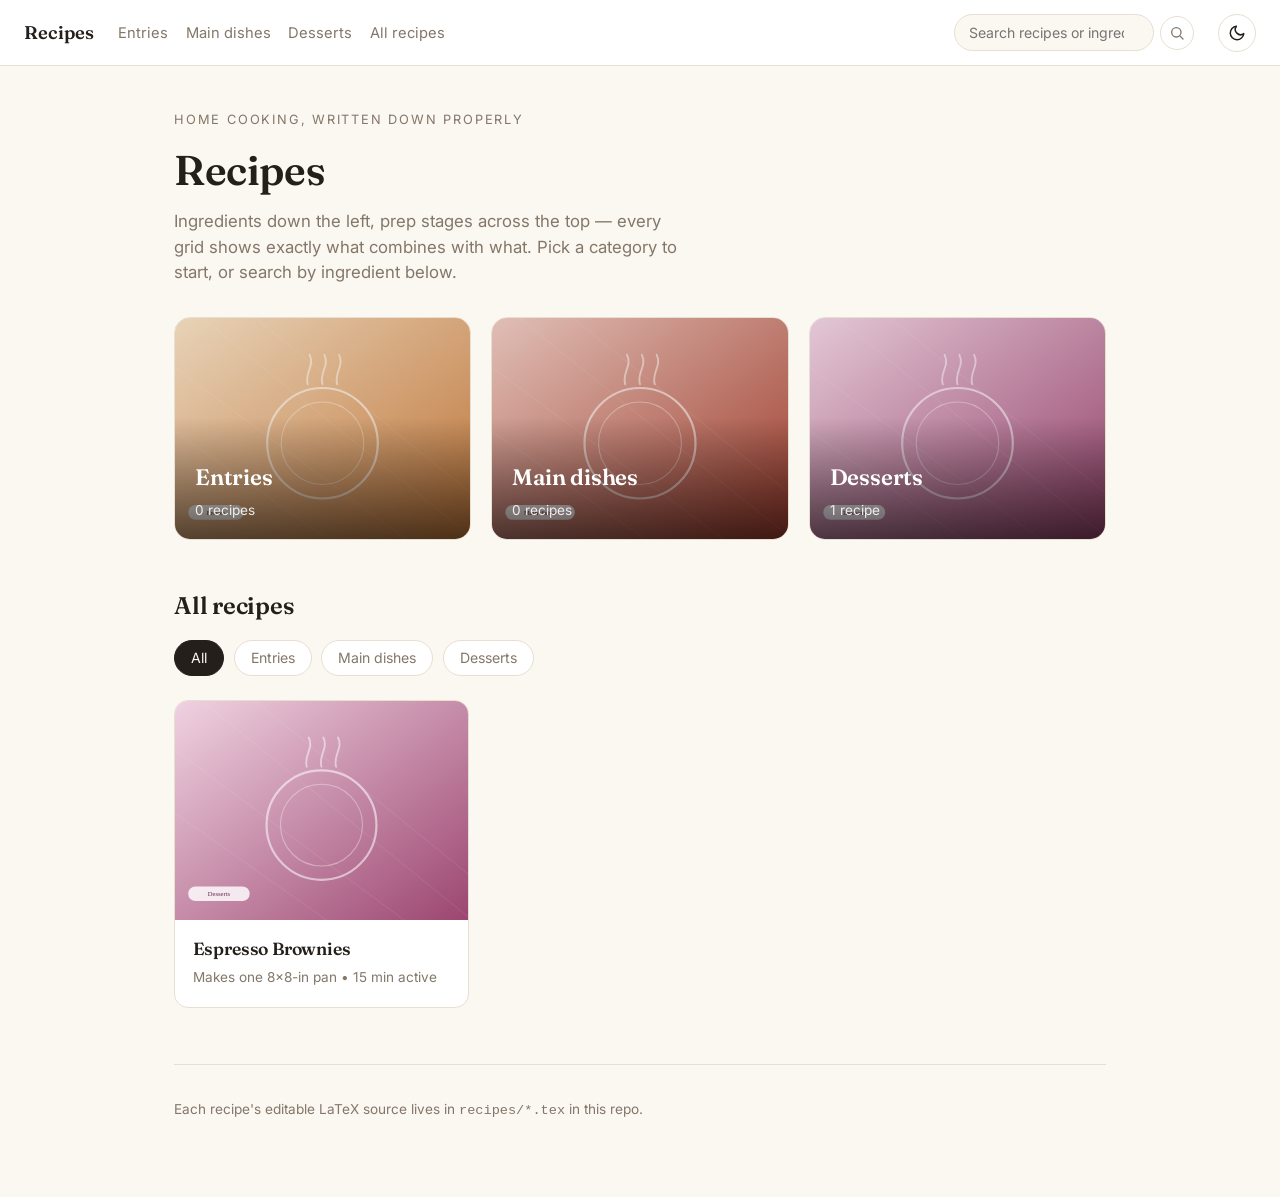
<file: docs/index.html>
<!DOCTYPE html>
<html lang="en">
<head>
<meta charset="UTF-8">
<meta name="viewport" content="width=device-width, initial-scale=1">
<title>Recipes</title>
<script src="assets/theme.js"></script>
<link rel="preconnect" href="https://fonts.googleapis.com">
<link rel="preconnect" href="https://fonts.gstatic.com" crossorigin>
<link href="https://fonts.googleapis.com/css2?family=Fraunces:wght@500;600&family=Inter:wght@400;500&display=swap" rel="stylesheet">
<link rel="stylesheet" href="assets/style.css">
</head>
<body>
<nav class="site-nav">
  <a class="brand" href="index.html">Recipes</a>
  <div class="nav-links">
    <a href="categories/entries.html">Entries</a>
    <a href="categories/main-dishes.html">Main dishes</a>
    <a href="categories/desserts.html">Desserts</a>
    <a href="index.html#all-recipes">All recipes</a>
  </div>
  <form class="nav-search" action="index.html" method="get">
    <input type="search" name="q" placeholder="Search recipes or ingredients…" aria-label="Search recipes or ingredients">
    <button type="submit" aria-label="Search">
      <svg viewBox="0 0 24 24" fill="none" stroke="currentColor" stroke-width="2" stroke-linecap="round" stroke-linejoin="round"><circle cx="11" cy="11" r="7"/><path d="M21 21l-4.3-4.3"/></svg>
    </button>
  </form>
  <button id="theme-toggle" class="theme-toggle" type="button" aria-label="Toggle dark mode">
    <svg class="icon-sun" viewBox="0 0 24 24" fill="none" stroke="currentColor" stroke-width="2" stroke-linecap="round"><circle cx="12" cy="12" r="4"/><path d="M12 2v2M12 20v2M4.9 4.9l1.4 1.4M17.7 17.7l1.4 1.4M2 12h2M20 12h2M4.9 19.1l1.4-1.4M17.7 6.3l1.4-1.4"/></svg>
    <svg class="icon-moon" viewBox="0 0 24 24" fill="none" stroke="currentColor" stroke-width="2" stroke-linecap="round" stroke-linejoin="round"><path d="M21 12.8A9 9 0 1 1 11.2 3a7 7 0 0 0 9.8 9.8z"/></svg>
  </button>
</nav>
<main>
  <header class="site-header">
    <p class="eyebrow">Home cooking, written down properly</p>
    <h1>Recipes</h1>
    <p class="lede">Ingredients down the left, prep stages across the top — every grid shows exactly what combines with what. Pick a category to start, or search by ingredient below.</p>
  </header>

  <ul class="category-grid">
    <li>
      <a class="category-tile" href="categories/entries.html">
        <img src="assets/images/placeholder-entries.svg" alt="">
        <span class="tile-label">
          <h2>Entries</h2>
          <span class="count">0 recipes</span>
        </span>
      </a>
    </li>
    <li>
      <a class="category-tile" href="categories/main-dishes.html">
        <img src="assets/images/placeholder-mains.svg" alt="">
        <span class="tile-label">
          <h2>Main dishes</h2>
          <span class="count">0 recipes</span>
        </span>
      </a>
    </li>
    <li>
      <a class="category-tile" href="categories/desserts.html">
        <img src="assets/images/placeholder-desserts.svg" alt="">
        <span class="tile-label">
          <h2>Desserts</h2>
          <span class="count">1 recipe</span>
        </span>
      </a>
    </li>
  </ul>

  <section id="all-recipes" class="all-recipes">
    <h2>All recipes</h2>
    <div class="filter-bar">
      <div class="chip-group" role="group" aria-label="Filter by category">
        <button class="chip" data-cat="all" type="button">All</button>
        <button class="chip" data-cat="entries" type="button">Entries</button>
        <button class="chip" data-cat="main-dishes" type="button">Main dishes</button>
        <button class="chip" data-cat="desserts" type="button">Desserts</button>
      </div>
    </div>
    <ul class="recipe-cards" id="search-results"></ul>
    <div class="empty-state" id="no-results" hidden>
      <p>No recipes match your search.</p>
    </div>
  </section>

  <footer class="site-footer">
    <p>Each recipe's editable LaTeX source lives in <code>recipes/*.tex</code> in this repo.</p>
  </footer>
</main>
<script src="assets/search.js"></script>
</body>
</html>
</file>
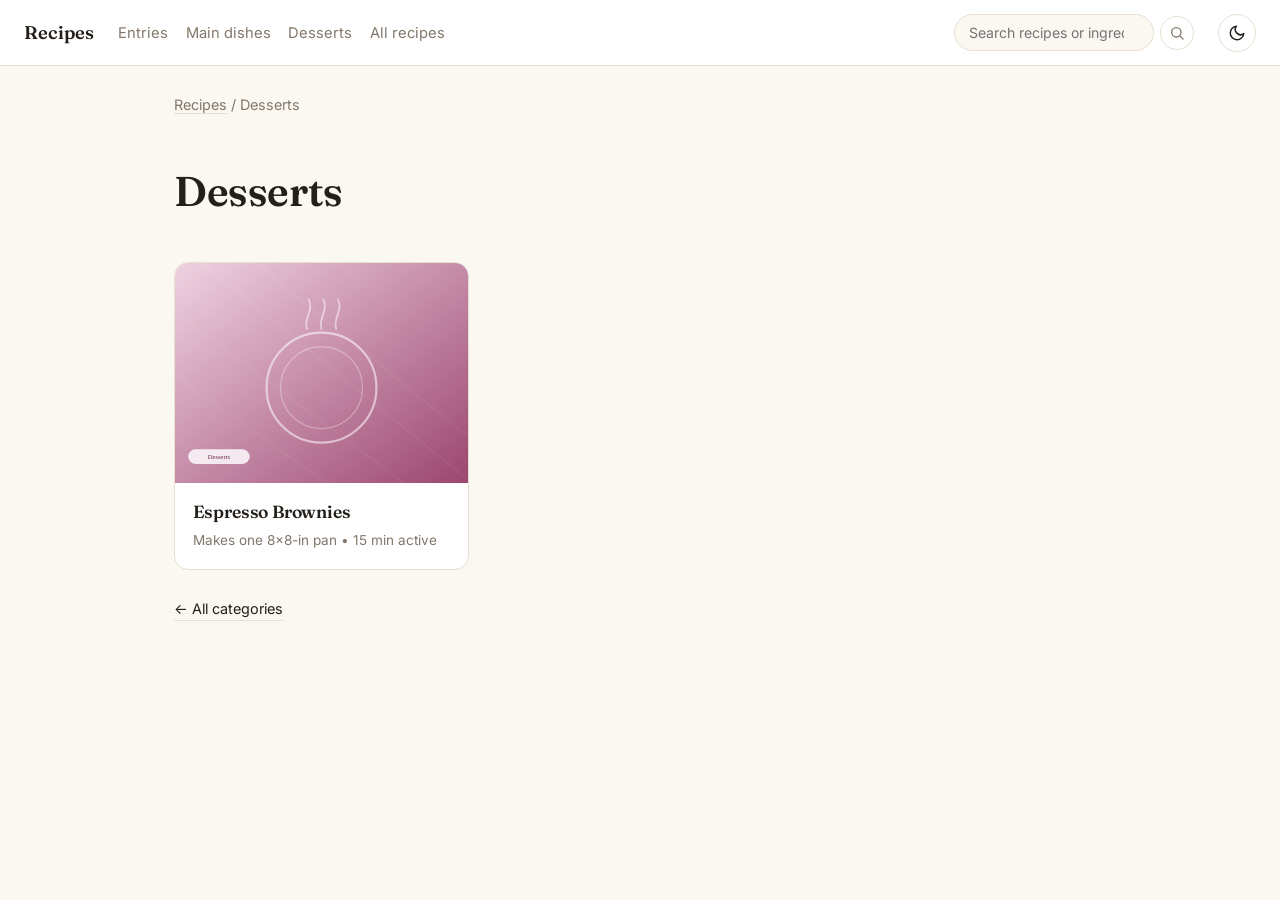
<file: docs/categories/desserts.html>
<!DOCTYPE html>
<html lang="en">
<head>
<meta charset="UTF-8">
<meta name="viewport" content="width=device-width, initial-scale=1">
<title>Desserts — Recipes</title>
<script src="../assets/theme.js"></script>
<link rel="preconnect" href="https://fonts.googleapis.com">
<link rel="preconnect" href="https://fonts.gstatic.com" crossorigin>
<link href="https://fonts.googleapis.com/css2?family=Fraunces:wght@500;600&family=Inter:wght@400;500&display=swap" rel="stylesheet">
<link rel="stylesheet" href="../assets/style.css">
</head>
<body class="cat-desserts">
<nav class="site-nav">
  <a class="brand" href="../index.html">Recipes</a>
  <div class="nav-links">
    <a href="../categories/entries.html">Entries</a>
    <a href="../categories/main-dishes.html">Main dishes</a>
    <a href="../categories/desserts.html">Desserts</a>
    <a href="../index.html#all-recipes">All recipes</a>
  </div>
  <form class="nav-search" action="../index.html" method="get">
    <input type="search" name="q" placeholder="Search recipes or ingredients…" aria-label="Search recipes or ingredients">
    <button type="submit" aria-label="Search">
      <svg viewBox="0 0 24 24" fill="none" stroke="currentColor" stroke-width="2" stroke-linecap="round" stroke-linejoin="round"><circle cx="11" cy="11" r="7"/><path d="M21 21l-4.3-4.3"/></svg>
    </button>
  </form>
  <button id="theme-toggle" class="theme-toggle" type="button" aria-label="Toggle dark mode">
    <svg class="icon-sun" viewBox="0 0 24 24" fill="none" stroke="currentColor" stroke-width="2" stroke-linecap="round"><circle cx="12" cy="12" r="4"/><path d="M12 2v2M12 20v2M4.9 4.9l1.4 1.4M17.7 17.7l1.4 1.4M2 12h2M20 12h2M4.9 19.1l1.4-1.4M17.7 6.3l1.4-1.4"/></svg>
    <svg class="icon-moon" viewBox="0 0 24 24" fill="none" stroke="currentColor" stroke-width="2" stroke-linecap="round" stroke-linejoin="round"><path d="M21 12.8A9 9 0 1 1 11.2 3a7 7 0 0 0 9.8 9.8z"/></svg>
  </button>
</nav>
<main>
  <nav class="crumbs"><a href="../index.html">Recipes</a> / Desserts</nav>

  <header class="site-header">
    <h1>Desserts</h1>
  </header>

  <ul class="recipe-cards">
    <li>
      <a class="card-link" href="../recipes/brownies.html">
        <div class="thumb">
          <img src="../assets/images/placeholder-desserts.svg" alt="Espresso Brownies">
        </div>
        <div class="card-body">
          <h3>Espresso Brownies</h3>
          <p class="meta">Makes one 8x8-in pan &bull; 15 min active</p>
        </div>
      </a>
    </li>
  </ul>

  <a class="back-link" href="../index.html">&larr; All categories</a>
</main>
</body>
</html>
</file>
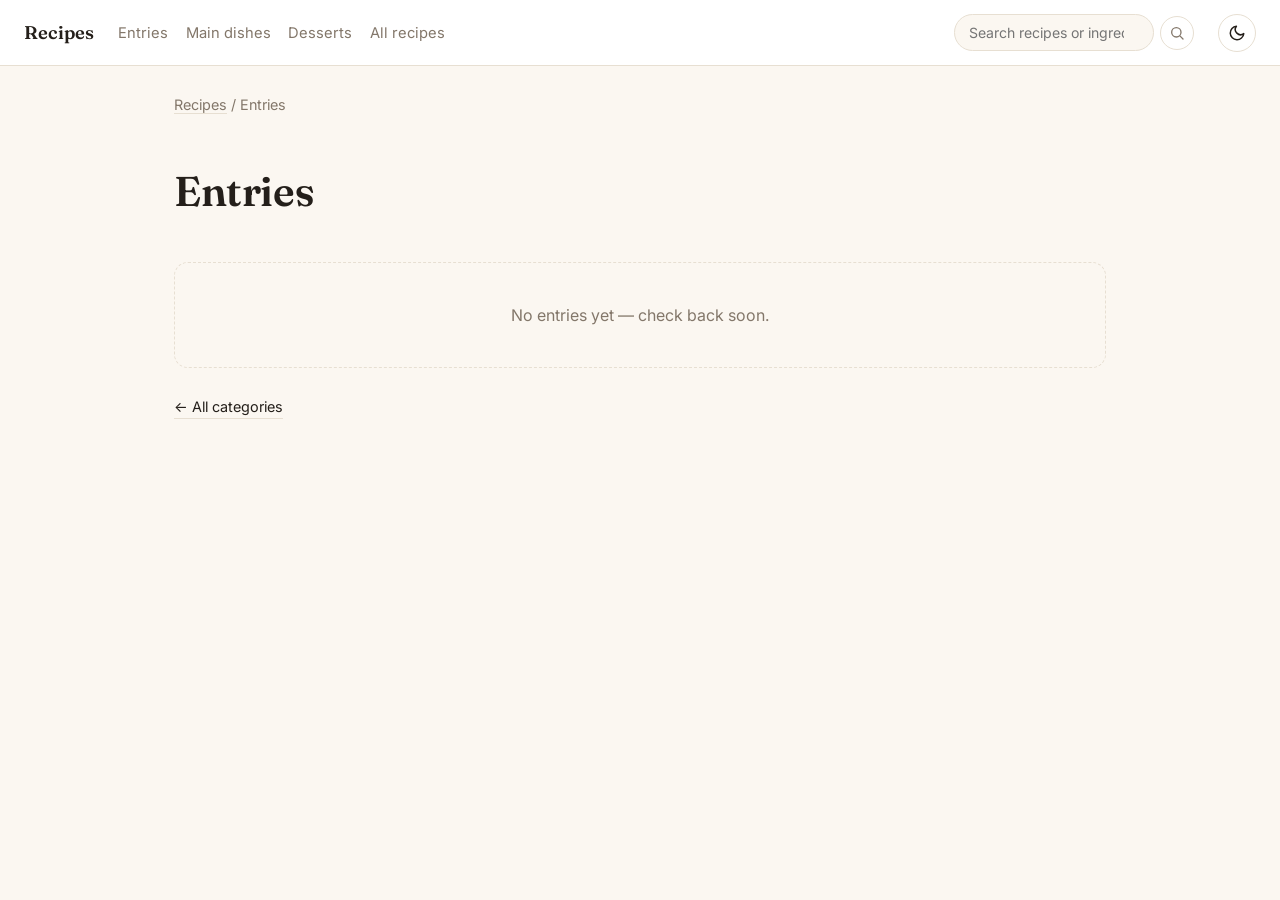
<file: docs/categories/entries.html>
<!DOCTYPE html>
<html lang="en">
<head>
<meta charset="UTF-8">
<meta name="viewport" content="width=device-width, initial-scale=1">
<title>Entries — Recipes</title>
<script src="../assets/theme.js"></script>
<link rel="preconnect" href="https://fonts.googleapis.com">
<link rel="preconnect" href="https://fonts.gstatic.com" crossorigin>
<link href="https://fonts.googleapis.com/css2?family=Fraunces:wght@500;600&family=Inter:wght@400;500&display=swap" rel="stylesheet">
<link rel="stylesheet" href="../assets/style.css">
</head>
<body class="cat-entries">
<nav class="site-nav">
  <a class="brand" href="../index.html">Recipes</a>
  <div class="nav-links">
    <a href="../categories/entries.html">Entries</a>
    <a href="../categories/main-dishes.html">Main dishes</a>
    <a href="../categories/desserts.html">Desserts</a>
    <a href="../index.html#all-recipes">All recipes</a>
  </div>
  <form class="nav-search" action="../index.html" method="get">
    <input type="search" name="q" placeholder="Search recipes or ingredients…" aria-label="Search recipes or ingredients">
    <button type="submit" aria-label="Search">
      <svg viewBox="0 0 24 24" fill="none" stroke="currentColor" stroke-width="2" stroke-linecap="round" stroke-linejoin="round"><circle cx="11" cy="11" r="7"/><path d="M21 21l-4.3-4.3"/></svg>
    </button>
  </form>
  <button id="theme-toggle" class="theme-toggle" type="button" aria-label="Toggle dark mode">
    <svg class="icon-sun" viewBox="0 0 24 24" fill="none" stroke="currentColor" stroke-width="2" stroke-linecap="round"><circle cx="12" cy="12" r="4"/><path d="M12 2v2M12 20v2M4.9 4.9l1.4 1.4M17.7 17.7l1.4 1.4M2 12h2M20 12h2M4.9 19.1l1.4-1.4M17.7 6.3l1.4-1.4"/></svg>
    <svg class="icon-moon" viewBox="0 0 24 24" fill="none" stroke="currentColor" stroke-width="2" stroke-linecap="round" stroke-linejoin="round"><path d="M21 12.8A9 9 0 1 1 11.2 3a7 7 0 0 0 9.8 9.8z"/></svg>
  </button>
</nav>
<main>
  <nav class="crumbs"><a href="../index.html">Recipes</a> / Entries</nav>

  <header class="site-header">
    <h1>Entries</h1>
  </header>

  <!-- Add a <li> here, copied from docs/categories/desserts.html, once you
       have an entries recipe. -->
  <div class="empty-state">
    <p>No entries yet — check back soon.</p>
  </div>

  <a class="back-link" href="../index.html">&larr; All categories</a>
</main>
</body>
</html>
</file>
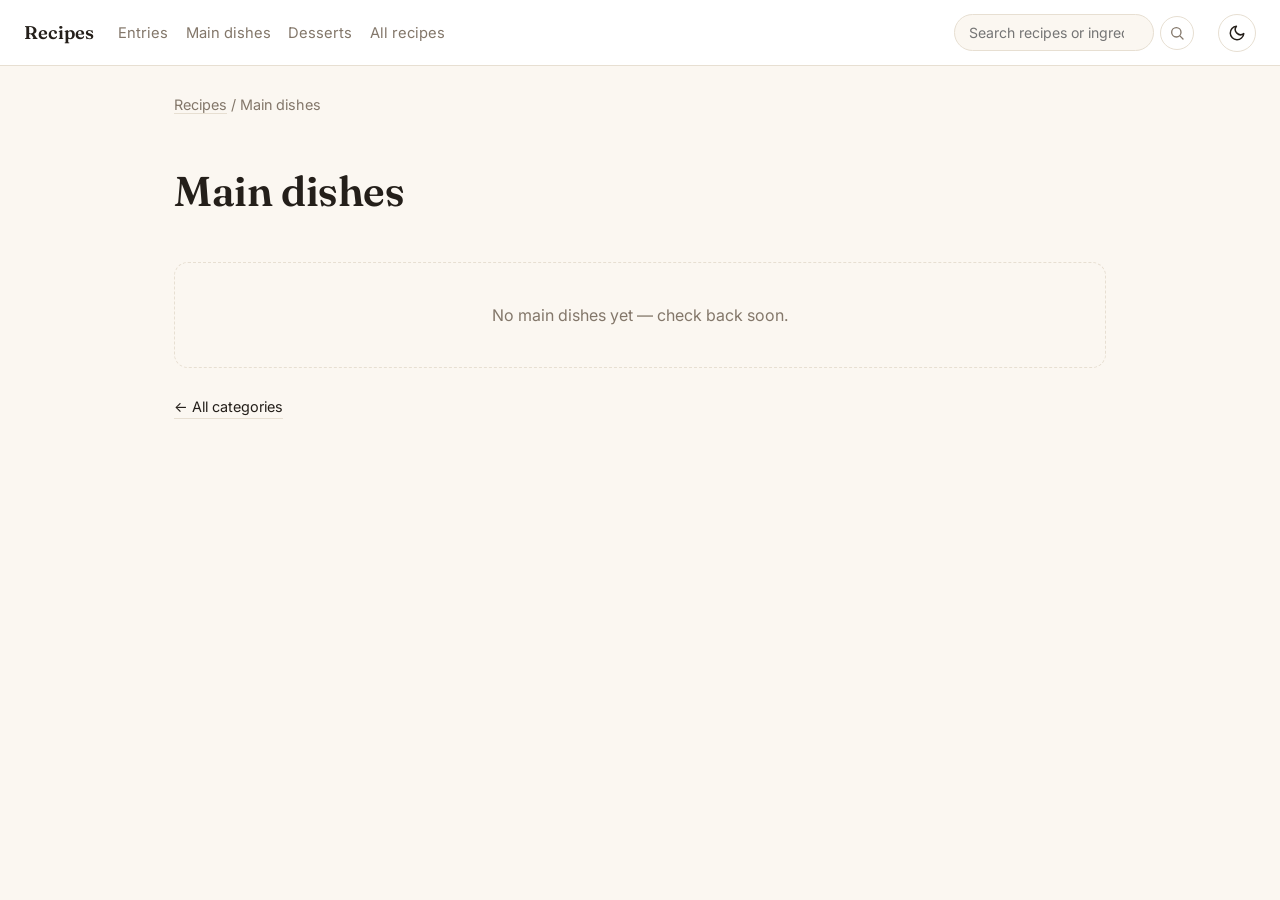
<file: docs/categories/main-dishes.html>
<!DOCTYPE html>
<html lang="en">
<head>
<meta charset="UTF-8">
<meta name="viewport" content="width=device-width, initial-scale=1">
<title>Main dishes — Recipes</title>
<script src="../assets/theme.js"></script>
<link rel="preconnect" href="https://fonts.googleapis.com">
<link rel="preconnect" href="https://fonts.gstatic.com" crossorigin>
<link href="https://fonts.googleapis.com/css2?family=Fraunces:wght@500;600&family=Inter:wght@400;500&display=swap" rel="stylesheet">
<link rel="stylesheet" href="../assets/style.css">
</head>
<body class="cat-mains">
<nav class="site-nav">
  <a class="brand" href="../index.html">Recipes</a>
  <div class="nav-links">
    <a href="../categories/entries.html">Entries</a>
    <a href="../categories/main-dishes.html">Main dishes</a>
    <a href="../categories/desserts.html">Desserts</a>
    <a href="../index.html#all-recipes">All recipes</a>
  </div>
  <form class="nav-search" action="../index.html" method="get">
    <input type="search" name="q" placeholder="Search recipes or ingredients…" aria-label="Search recipes or ingredients">
    <button type="submit" aria-label="Search">
      <svg viewBox="0 0 24 24" fill="none" stroke="currentColor" stroke-width="2" stroke-linecap="round" stroke-linejoin="round"><circle cx="11" cy="11" r="7"/><path d="M21 21l-4.3-4.3"/></svg>
    </button>
  </form>
  <button id="theme-toggle" class="theme-toggle" type="button" aria-label="Toggle dark mode">
    <svg class="icon-sun" viewBox="0 0 24 24" fill="none" stroke="currentColor" stroke-width="2" stroke-linecap="round"><circle cx="12" cy="12" r="4"/><path d="M12 2v2M12 20v2M4.9 4.9l1.4 1.4M17.7 17.7l1.4 1.4M2 12h2M20 12h2M4.9 19.1l1.4-1.4M17.7 6.3l1.4-1.4"/></svg>
    <svg class="icon-moon" viewBox="0 0 24 24" fill="none" stroke="currentColor" stroke-width="2" stroke-linecap="round" stroke-linejoin="round"><path d="M21 12.8A9 9 0 1 1 11.2 3a7 7 0 0 0 9.8 9.8z"/></svg>
  </button>
</nav>
<main>
  <nav class="crumbs"><a href="../index.html">Recipes</a> / Main dishes</nav>

  <header class="site-header">
    <h1>Main dishes</h1>
  </header>

  <!-- Add a <li> here, copied from docs/categories/desserts.html, once you
       have a main-dish recipe. -->
  <div class="empty-state">
    <p>No main dishes yet — check back soon.</p>
  </div>

  <a class="back-link" href="../index.html">&larr; All categories</a>
</main>
</body>
</html>
</file>
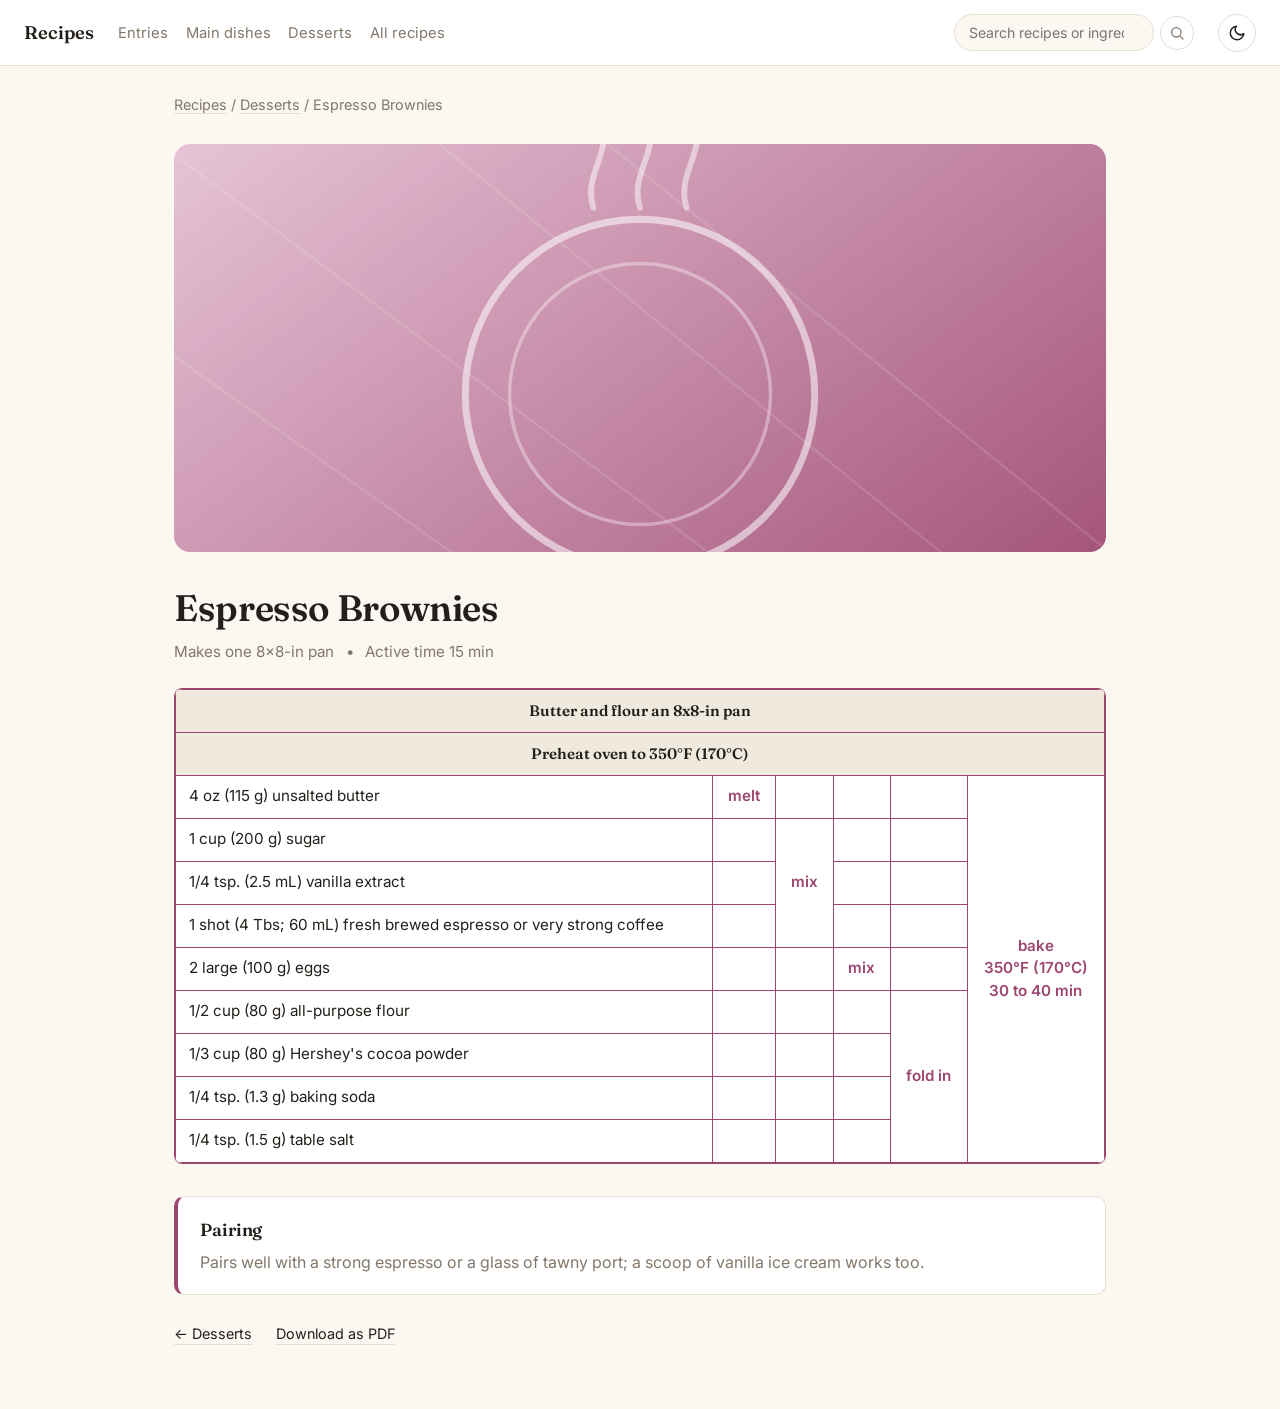
<file: docs/recipes/brownies.html>
<!DOCTYPE html>
<html lang="en">
<head>
<meta charset="UTF-8">
<meta name="viewport" content="width=device-width, initial-scale=1">
<title>Espresso Brownies</title>
<script src="../assets/theme.js"></script>
<link rel="preconnect" href="https://fonts.googleapis.com">
<link rel="preconnect" href="https://fonts.gstatic.com" crossorigin>
<link href="https://fonts.googleapis.com/css2?family=Fraunces:wght@500;600&family=Inter:wght@400;500&display=swap" rel="stylesheet">
<link rel="stylesheet" href="../assets/style.css">
</head>
<body class="cat-desserts">
<nav class="site-nav">
  <a class="brand" href="../index.html">Recipes</a>
  <div class="nav-links">
    <a href="../categories/entries.html">Entries</a>
    <a href="../categories/main-dishes.html">Main dishes</a>
    <a href="../categories/desserts.html">Desserts</a>
    <a href="../index.html#all-recipes">All recipes</a>
  </div>
  <form class="nav-search" action="../index.html" method="get">
    <input type="search" name="q" placeholder="Search recipes or ingredients…" aria-label="Search recipes or ingredients">
    <button type="submit" aria-label="Search">
      <svg viewBox="0 0 24 24" fill="none" stroke="currentColor" stroke-width="2" stroke-linecap="round" stroke-linejoin="round"><circle cx="11" cy="11" r="7"/><path d="M21 21l-4.3-4.3"/></svg>
    </button>
  </form>
  <button id="theme-toggle" class="theme-toggle" type="button" aria-label="Toggle dark mode">
    <svg class="icon-sun" viewBox="0 0 24 24" fill="none" stroke="currentColor" stroke-width="2" stroke-linecap="round"><circle cx="12" cy="12" r="4"/><path d="M12 2v2M12 20v2M4.9 4.9l1.4 1.4M17.7 17.7l1.4 1.4M2 12h2M20 12h2M4.9 19.1l1.4-1.4M17.7 6.3l1.4-1.4"/></svg>
    <svg class="icon-moon" viewBox="0 0 24 24" fill="none" stroke="currentColor" stroke-width="2" stroke-linecap="round" stroke-linejoin="round"><path d="M21 12.8A9 9 0 1 1 11.2 3a7 7 0 0 0 9.8 9.8z"/></svg>
  </button>
</nav>
<main>
  <nav class="crumbs"><a href="../index.html">Recipes</a> / <a href="../categories/desserts.html">Desserts</a> / Espresso Brownies</nav>

  <div class="recipe-hero">
    <!-- Swap this for a real photo: same filename, any size works
         (object-fit covers it), ideally close to a 16:7 crop. -->
    <img src="../assets/images/placeholder-desserts.svg" alt="Espresso Brownies">
  </div>

  <header class="recipe-header">
    <h1>Espresso Brownies</h1>
    <p class="meta">Makes one 8x8-in pan <span class="sep">&bull;</span> Active time 15 min</p>
  </header>

  <div class="grid-wrap">
    <table class="recipe-grid">
      <tr>
        <td class="banner" colspan="6">Butter and flour an 8x8-in pan</td>
      </tr>
      <tr>
        <td class="banner" colspan="6">Preheat oven to 350&deg;F (170&deg;C)</td>
      </tr>
      <tr>
        <td class="ingredient">4 oz (115 g) unsalted butter</td>
        <td class="stage">melt</td>
        <td></td>
        <td></td>
        <td></td>
        <td class="stage bake" rowspan="9">bake<br>350&deg;F (170&deg;C)<br>30 to 40 min</td>
      </tr>
      <tr>
        <td class="ingredient">1 cup (200 g) sugar</td>
        <td></td>
        <td class="stage" rowspan="3">mix</td>
        <td></td>
        <td></td>
      </tr>
      <tr>
        <td class="ingredient">1/4 tsp. (2.5 mL) vanilla extract</td>
        <td></td>
        <td></td>
        <td></td>
      </tr>
      <tr>
        <td class="ingredient">1 shot (4 Tbs; 60 mL) fresh brewed espresso or very strong coffee</td>
        <td></td>
        <td></td>
        <td></td>
      </tr>
      <tr>
        <td class="ingredient">2 large (100 g) eggs</td>
        <td></td>
        <td></td>
        <td class="stage">mix</td>
        <td></td>
      </tr>
      <tr>
        <td class="ingredient">1/2 cup (80 g) all-purpose flour</td>
        <td></td>
        <td></td>
        <td></td>
        <td class="stage" rowspan="4">fold in</td>
      </tr>
      <tr>
        <td class="ingredient">1/3 cup (80 g) Hershey's cocoa powder</td>
        <td></td>
        <td></td>
        <td></td>
      </tr>
      <tr>
        <td class="ingredient">1/4 tsp. (1.3 g) baking soda</td>
        <td></td>
        <td></td>
        <td></td>
      </tr>
      <tr>
        <td class="ingredient">1/4 tsp. (1.5 g) table salt</td>
        <td></td>
        <td></td>
        <td></td>
      </tr>
    </table>
  </div>

  <section class="pairing">
    <h2>Pairing</h2>
    <p>Pairs well with a strong espresso or a glass of tawny port; a scoop of vanilla ice cream works too.</p>
  </section>

  <a class="back-link" href="../categories/desserts.html">&larr; Desserts</a>
  <a class="back-link" href="brownies.pdf">Download as PDF</a>
</main>
</body>
</html>
</file>
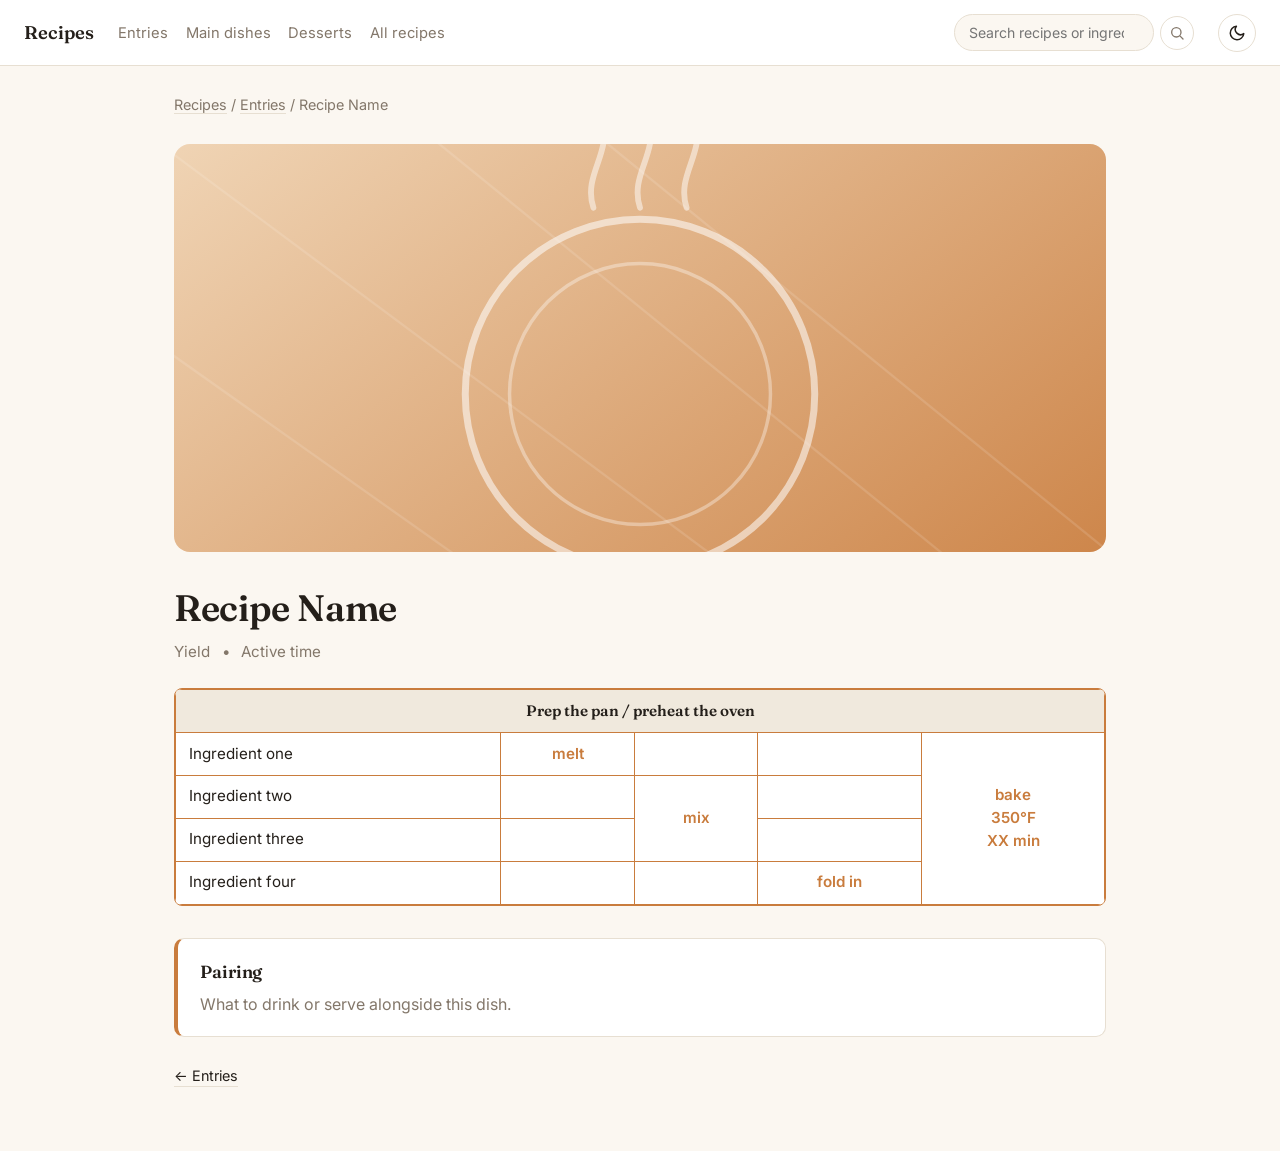
<file: docs/recipes/template.html>
<!--
  Copy this file to start a new recipe: cp docs/recipes/template.html docs/recipes/my-recipe.html
  Then:
    1. Set <body class="cat-entries|cat-mains|cat-desserts"> to match the
       category you're filing this under -- it colors the grid lines,
       stage labels, and breadcrumb to match.
    2. Swap the hero <img> and thumbnail src for a real photo once you
       have one (any size -- object-fit covers it). Until then the
       category placeholder in assets/images/ works as a stand-in.
    3. Add a <li class="card-link"> for it to the matching category page
       in docs/categories/, and bump that category's count on
       docs/index.html.
    4. Add an entry for it to docs/assets/recipes.json (slug, title,
       category, meta, photo, url, ingredients) so it shows up in the
       nav bar's search and the "All recipes" filter on docs/index.html.
    5. Fill in (or delete) the Pairing section near the bottom with a
       real drink/side suggestion.

  The table is the grid, same mechanics as recipes/TEMPLATE.tex:
    - A rowspan="N" cell spans N rows down that column; every row it
      covers after the first must skip that <td> entirely.
    - A colspan="N" cell spans N columns across (used for the
      pan-prep / oven-preheat banner rows).
  Add or remove ingredient rows or stage columns freely -- just keep
  each rowspan in sync with how many rows it actually covers, and
  keep colspan equal to the total number of columns.
-->
<!DOCTYPE html>
<html lang="en">
<head>
<meta charset="UTF-8">
<meta name="viewport" content="width=device-width, initial-scale=1">
<title>Recipe Name</title>
<script src="../assets/theme.js"></script>
<link rel="preconnect" href="https://fonts.googleapis.com">
<link rel="preconnect" href="https://fonts.gstatic.com" crossorigin>
<link href="https://fonts.googleapis.com/css2?family=Fraunces:wght@500;600&family=Inter:wght@400;500&display=swap" rel="stylesheet">
<link rel="stylesheet" href="../assets/style.css">
</head>
<body class="cat-entries">
<nav class="site-nav">
  <a class="brand" href="../index.html">Recipes</a>
  <div class="nav-links">
    <a href="../categories/entries.html">Entries</a>
    <a href="../categories/main-dishes.html">Main dishes</a>
    <a href="../categories/desserts.html">Desserts</a>
    <a href="../index.html#all-recipes">All recipes</a>
  </div>
  <form class="nav-search" action="../index.html" method="get">
    <input type="search" name="q" placeholder="Search recipes or ingredients…" aria-label="Search recipes or ingredients">
    <button type="submit" aria-label="Search">
      <svg viewBox="0 0 24 24" fill="none" stroke="currentColor" stroke-width="2" stroke-linecap="round" stroke-linejoin="round"><circle cx="11" cy="11" r="7"/><path d="M21 21l-4.3-4.3"/></svg>
    </button>
  </form>
  <button id="theme-toggle" class="theme-toggle" type="button" aria-label="Toggle dark mode">
    <svg class="icon-sun" viewBox="0 0 24 24" fill="none" stroke="currentColor" stroke-width="2" stroke-linecap="round"><circle cx="12" cy="12" r="4"/><path d="M12 2v2M12 20v2M4.9 4.9l1.4 1.4M17.7 17.7l1.4 1.4M2 12h2M20 12h2M4.9 19.1l1.4-1.4M17.7 6.3l1.4-1.4"/></svg>
    <svg class="icon-moon" viewBox="0 0 24 24" fill="none" stroke="currentColor" stroke-width="2" stroke-linecap="round" stroke-linejoin="round"><path d="M21 12.8A9 9 0 1 1 11.2 3a7 7 0 0 0 9.8 9.8z"/></svg>
  </button>
</nav>
<main>
  <nav class="crumbs"><a href="../index.html">Recipes</a> / <a href="../categories/entries.html">Entries</a> / Recipe Name</nav>

  <div class="recipe-hero">
    <img src="../assets/images/placeholder-entries.svg" alt="Recipe Name">
  </div>

  <header class="recipe-header">
    <h1>Recipe Name</h1>
    <p class="meta">Yield <span class="sep">&bull;</span> Active time</p>
  </header>

  <div class="grid-wrap">
    <table class="recipe-grid">
      <tr>
        <td class="banner" colspan="5">Prep the pan / preheat the oven</td>
      </tr>
      <tr>
        <td class="ingredient">Ingredient one</td>
        <td class="stage">melt</td>
        <td></td>
        <td></td>
        <td class="stage bake" rowspan="4">bake<br>350&deg;F<br>XX min</td>
      </tr>
      <tr>
        <td class="ingredient">Ingredient two</td>
        <td></td>
        <td class="stage" rowspan="2">mix</td>
        <td></td>
      </tr>
      <tr>
        <td class="ingredient">Ingredient three</td>
        <td></td>
        <td></td>
      </tr>
      <tr>
        <td class="ingredient">Ingredient four</td>
        <td></td>
        <td></td>
        <td class="stage">fold in</td>
      </tr>
    </table>
  </div>

  <section class="pairing">
    <h2>Pairing</h2>
    <p>What to drink or serve alongside this dish.</p>
  </section>

  <a class="back-link" href="../categories/entries.html">&larr; Entries</a>
</main>
</body>
</html>
</file>
<file: docs/assets/style.css>
:root {
  --paper: #fbf7f1;
  --card: #ffffff;
  --ink: #241f1a;
  --ink-dim: #83776a;
  --line: #e7dfd2;
  --line-soft: #f0e9dd;

  --entries: #c97c3d;
  --entries-tint: #f4dec2;
  --mains: #a6402f;
  --mains-tint: #eccac0;
  --desserts: #9c4670;
  --desserts-tint: #efd2e1;

  --font-display: "Fraunces", Georgia, "Times New Roman", serif;
  --font-body: "Inter", -apple-system, BlinkMacSystemFont, "Segoe UI", Roboto,
    sans-serif;
}

@media (prefers-color-scheme: dark) {
  :root:not([data-theme="light"]) {
    --paper: #15130f;
    --card: #1f1b16;
    --ink: #f2ece2;
    --ink-dim: #a89e8f;
    --line: #342d24;
    --line-soft: #241f19;
  }
}

/* Explicit overrides from the theme toggle, regardless of OS preference */
:root[data-theme="dark"] {
  --paper: #15130f;
  --card: #1f1b16;
  --ink: #f2ece2;
  --ink-dim: #a89e8f;
  --line: #342d24;
  --line-soft: #241f19;
}

:root[data-theme="light"] {
  --paper: #fbf7f1;
  --card: #ffffff;
  --ink: #241f1a;
  --ink-dim: #83776a;
  --line: #e7dfd2;
  --line-soft: #f0e9dd;
}

* {
  box-sizing: border-box;
}

body {
  margin: 0;
  background: var(--paper);
  color: var(--ink);
  font-family: var(--font-body);
  line-height: 1.5;
  -webkit-font-smoothing: antialiased;
}

main {
  max-width: 980px;
  margin: 0 auto;
  padding: 0 1.5rem 4rem;
}

a {
  color: inherit;
}

h1, h2, h3 {
  font-family: var(--font-display);
  font-weight: 600;
  letter-spacing: -0.01em;
}

/* ---- site header / breadcrumb ---- */

.site-header {
  padding: 2.75rem 0 2rem;
}

.site-header .eyebrow {
  margin: 0 0 0.6rem;
  font-size: 0.8rem;
  letter-spacing: 0.14em;
  text-transform: uppercase;
  color: var(--ink-dim);
}

.site-header h1 {
  margin: 0 0 0.5rem;
  font-size: clamp(2rem, 4vw, 2.6rem);
}

.site-header p.lede {
  margin: 0;
  max-width: 46ch;
  color: var(--ink-dim);
  font-size: 1.05rem;
}

.crumbs {
  padding: 1.75rem 0 0;
  font-size: 0.9rem;
  color: var(--ink-dim);
}

.crumbs a {
  text-decoration: none;
  border-bottom: 1px solid var(--line);
}

.crumbs a:hover {
  border-color: currentColor;
}

/* ---- category tiles (index page) ---- */

.category-grid {
  list-style: none;
  margin: 0;
  padding: 0;
  display: grid;
  grid-template-columns: repeat(auto-fit, minmax(240px, 1fr));
  gap: 1.25rem;
}

.category-tile {
  position: relative;
  display: block;
  border-radius: 16px;
  overflow: hidden;
  aspect-ratio: 4 / 3;
  text-decoration: none;
  color: #fff;
  border: 1px solid var(--line);
  transition: transform 0.18s ease;
}

.category-tile:hover {
  transform: translateY(-3px);
}

.category-tile img {
  position: absolute;
  inset: 0;
  width: 100%;
  height: 100%;
  object-fit: cover;
}

.category-tile::after {
  content: "";
  position: absolute;
  inset: 0;
  background: linear-gradient(0deg, rgba(0, 0, 0, 0.62) 0%, rgba(0, 0, 0, 0.05) 55%);
}

.category-tile .tile-label {
  position: absolute;
  left: 1.25rem;
  right: 1.25rem;
  bottom: 1.1rem;
  z-index: 1;
}

.category-tile .tile-label h2 {
  margin: 0 0 0.2rem;
  font-size: 1.4rem;
  color: #fff;
}

.category-tile .tile-label .count {
  font-size: 0.85rem;
  opacity: 0.88;
}

/* ---- recipe card grid (category pages) ---- */

.recipe-cards {
  list-style: none;
  margin: 0;
  padding: 0;
  display: grid;
  grid-template-columns: repeat(auto-fill, minmax(230px, 1fr));
  gap: 1.5rem;
}

.recipe-cards li {
  background: var(--card);
  border: 1px solid var(--line);
  border-radius: 14px;
  overflow: hidden;
  transition: transform 0.18s ease, box-shadow 0.18s ease;
}

.recipe-cards a.card-link {
  display: block;
  text-decoration: none;
  color: inherit;
}

.recipe-cards li:hover {
  transform: translateY(-3px);
  box-shadow: 0 10px 24px -14px rgba(0, 0, 0, 0.35);
}

.recipe-cards .thumb {
  aspect-ratio: 4 / 3;
  overflow: hidden;
}

.recipe-cards .thumb img {
  width: 100%;
  height: 100%;
  object-fit: cover;
  display: block;
}

.recipe-cards .card-body {
  padding: 1rem 1.1rem 1.2rem;
}

.recipe-cards h3 {
  margin: 0 0 0.3rem;
  font-size: 1.1rem;
}

.recipe-cards .meta {
  margin: 0;
  font-size: 0.85rem;
  color: var(--ink-dim);
}

.empty-state {
  border: 1px dashed var(--line);
  border-radius: 14px;
  padding: 2.5rem 1.5rem;
  text-align: center;
  color: var(--ink-dim);
}

.empty-state p {
  margin: 0;
}

/* ---- recipe page ---- */

.recipe-hero {
  position: relative;
  border-radius: 16px;
  overflow: hidden;
  aspect-ratio: 16 / 7;
  margin: 1.75rem 0 1.75rem;
}

.recipe-hero img {
  width: 100%;
  height: 100%;
  object-fit: cover;
  display: block;
}

.recipe-header h1 {
  margin: 0 0 0.4rem;
  font-size: clamp(1.7rem, 3.4vw, 2.3rem);
}

.recipe-header .meta {
  margin: 0;
  color: var(--ink-dim);
  font-size: 0.95rem;
}

.recipe-header .meta .sep {
  margin: 0 0.5em;
}

.grid-wrap {
  overflow-x: auto;
  border: 1px solid var(--cat, var(--ink));
  border-radius: 8px;
  margin-top: 1.5rem;
}

table.recipe-grid {
  border-collapse: collapse;
  width: 100%;
  min-width: 560px;
  font-size: 0.95rem;
  background: var(--card);
}

table.recipe-grid td {
  border: 1px solid var(--cat, var(--ink));
  padding: 0.6rem 0.8rem;
  vertical-align: middle;
}

table.recipe-grid td.banner {
  text-align: center;
  font-weight: 600;
  font-family: var(--font-display);
  background: var(--line-soft);
}

table.recipe-grid td.ingredient {
  text-align: left;
}

table.recipe-grid td.stage {
  text-align: center;
  font-weight: 600;
  white-space: nowrap;
  color: var(--cat, var(--ink));
}

table.recipe-grid td.stage.bake {
  white-space: normal;
  max-width: 8rem;
}

.back-link {
  display: inline-block;
  margin-top: 1.75rem;
  margin-right: 1.25rem;
  font-size: 0.9rem;
  text-decoration: none;
  border-bottom: 1px solid var(--line);
}

.back-link:hover {
  border-color: currentColor;
}

footer.site-footer {
  margin-top: 3.5rem;
  padding-top: 1.25rem;
  border-top: 1px solid var(--line);
  color: var(--ink-dim);
  font-size: 0.85rem;
}

/* ---- category accent hooks ---- */

.cat-entries {
  --cat: var(--entries);
}

.cat-mains {
  --cat: var(--mains);
}

.cat-desserts {
  --cat: var(--desserts);
}

/* ---- site nav ---- */

.site-nav {
  position: sticky;
  top: 0;
  z-index: 30;
  display: flex;
  flex-wrap: wrap;
  align-items: center;
  gap: 0.75rem 1.5rem;
  padding: 0.85rem 1.5rem;
  background: var(--card);
  border-bottom: 1px solid var(--line);
}

.site-nav .brand {
  font-family: var(--font-display);
  font-weight: 600;
  font-size: 1.15rem;
  text-decoration: none;
  color: var(--ink);
  white-space: nowrap;
}

.site-nav .nav-links {
  display: flex;
  gap: 1.1rem;
  flex-wrap: wrap;
}

.site-nav .nav-links a {
  text-decoration: none;
  color: var(--ink-dim);
  font-size: 0.92rem;
}

.site-nav .nav-links a:hover {
  color: var(--ink);
}

.site-nav .nav-search {
  margin-left: auto;
  display: flex;
  align-items: center;
  gap: 0.4rem;
}

.site-nav .nav-search input[type="search"] {
  font: inherit;
  font-size: 0.88rem;
  padding: 0.45rem 0.9rem;
  border-radius: 999px;
  border: 1px solid var(--line);
  background: var(--paper);
  color: var(--ink);
  width: 200px;
  max-width: 40vw;
}

.site-nav .nav-search input[type="search"]:focus {
  outline: 2px solid var(--cat, var(--ink-dim));
  outline-offset: 1px;
}

.site-nav .nav-search button {
  flex: none;
  width: 34px;
  height: 34px;
  padding: 0;
  display: flex;
  align-items: center;
  justify-content: center;
  border-radius: 50%;
  border: 1px solid var(--line);
  background: var(--card);
  color: var(--ink-dim);
  cursor: pointer;
}

.site-nav .nav-search button:hover {
  color: var(--ink);
  background: var(--line-soft);
}

.site-nav .nav-search button svg {
  width: 16px;
  height: 16px;
}

/* ---- category + search filter bar (index page) ---- */

.all-recipes {
  margin-top: 3rem;
}

.all-recipes h2 {
  margin: 0 0 1rem;
  font-size: 1.5rem;
}

.filter-bar {
  margin-bottom: 1.5rem;
}

.chip-group {
  display: flex;
  flex-wrap: wrap;
  gap: 0.6rem;
}

.chip {
  font: inherit;
  font-size: 0.88rem;
  padding: 0.4rem 1rem;
  border-radius: 999px;
  border: 1px solid var(--line);
  background: var(--card);
  color: var(--ink-dim);
  cursor: pointer;
}

.chip:hover {
  color: var(--ink);
}

.chip.is-active {
  background: var(--ink);
  border-color: var(--ink);
  color: var(--paper);
}

/* ---- pairing ---- */

.pairing {
  margin-top: 2rem;
  padding: 1.25rem 1.4rem;
  background: var(--card);
  border: 1px solid var(--line);
  border-left: 4px solid var(--cat, var(--ink));
  border-radius: 10px;
}

.pairing h2 {
  margin: 0 0 0.4rem;
  font-size: 1.1rem;
}

.pairing p {
  margin: 0;
  color: var(--ink-dim);
}

/* ---- theme toggle ---- */

.theme-toggle {
  flex: none;
  width: 38px;
  height: 38px;
  padding: 0;
  display: flex;
  align-items: center;
  justify-content: center;
  border-radius: 50%;
  border: 1px solid var(--line);
  background: var(--card);
  color: var(--ink);
  cursor: pointer;
  transition: transform 0.15s ease, background-color 0.15s ease;
}

.theme-toggle:hover {
  transform: translateY(-1px);
  background: var(--line-soft);
}

.theme-toggle svg {
  width: 18px;
  height: 18px;
}

.theme-toggle .icon-sun {
  display: none;
}

.theme-toggle .icon-moon {
  display: block;
}

@media (prefers-color-scheme: dark) {
  :root:not([data-theme="light"]) .theme-toggle .icon-sun {
    display: block;
  }
  :root:not([data-theme="light"]) .theme-toggle .icon-moon {
    display: none;
  }
}

:root[data-theme="dark"] .theme-toggle .icon-sun {
  display: block;
}

:root[data-theme="dark"] .theme-toggle .icon-moon {
  display: none;
}

:root[data-theme="light"] .theme-toggle .icon-sun {
  display: none;
}

:root[data-theme="light"] .theme-toggle .icon-moon {
  display: block;
}
</file>
